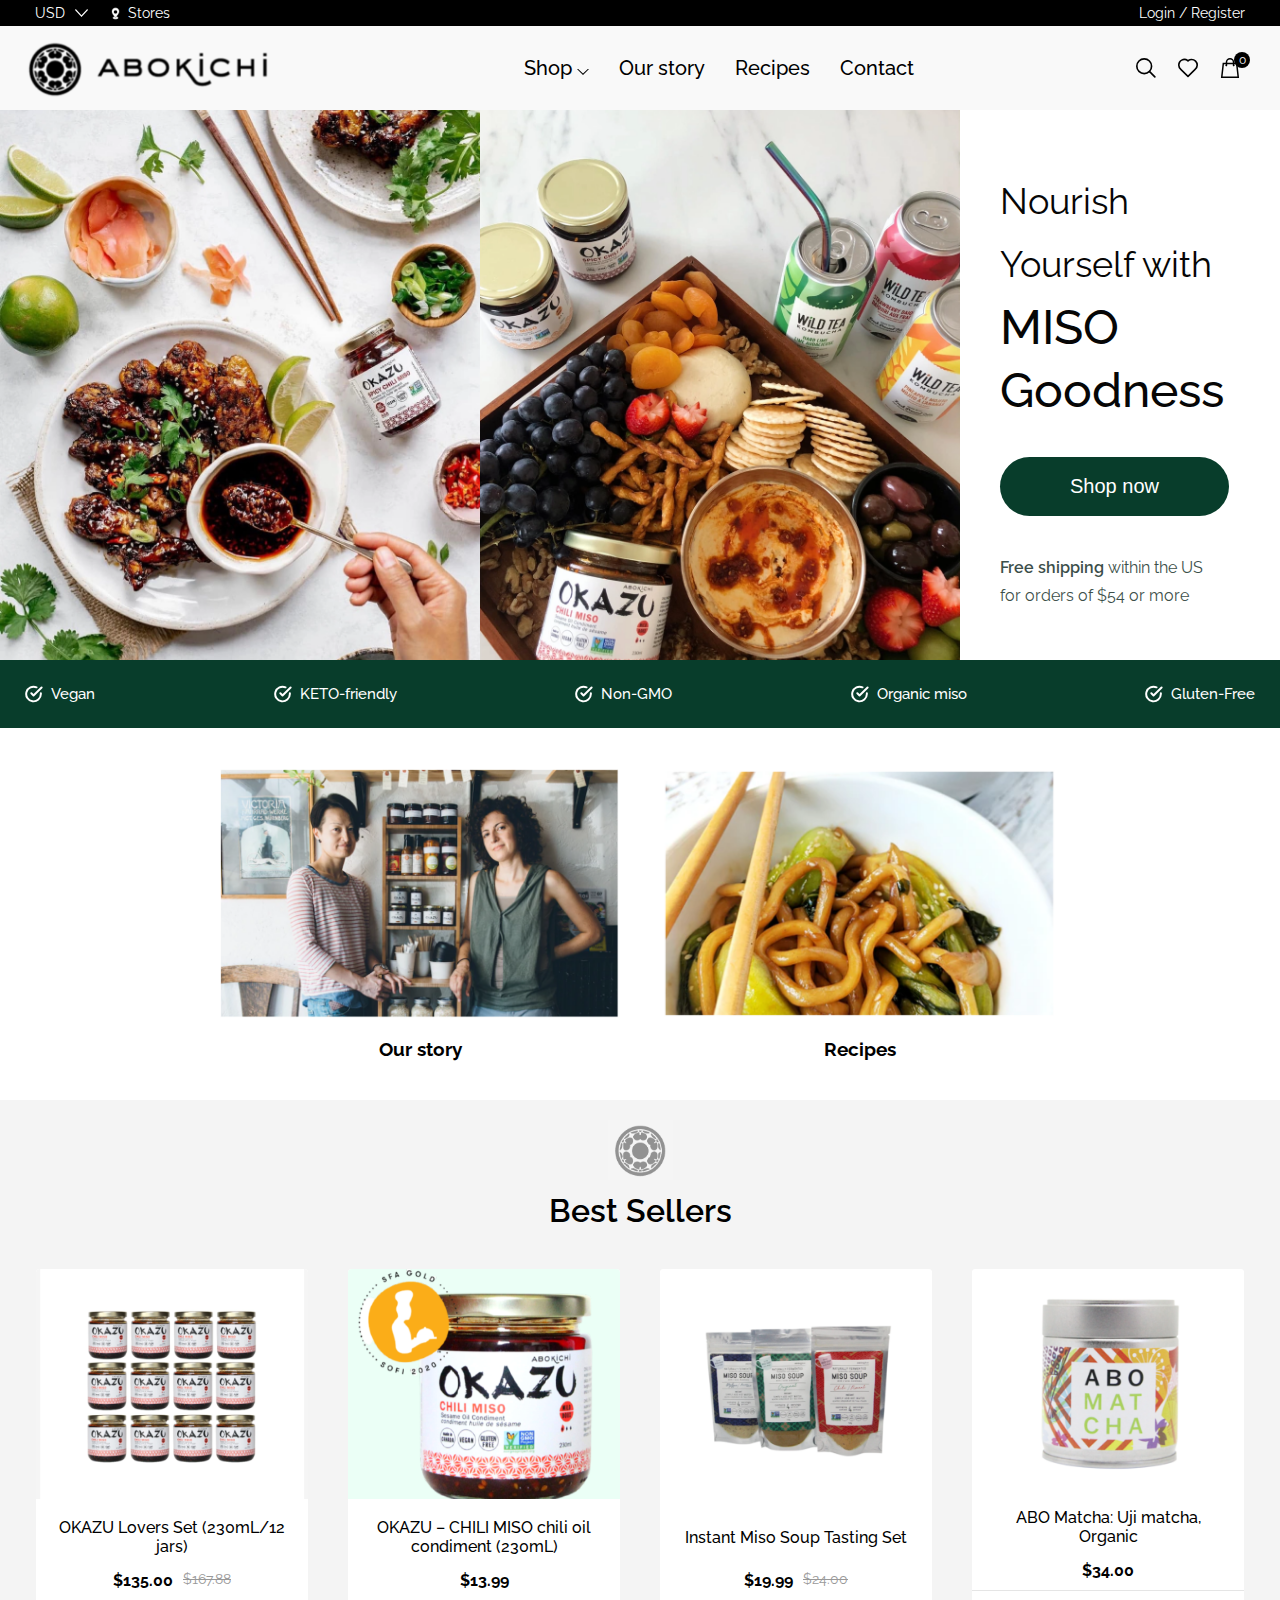
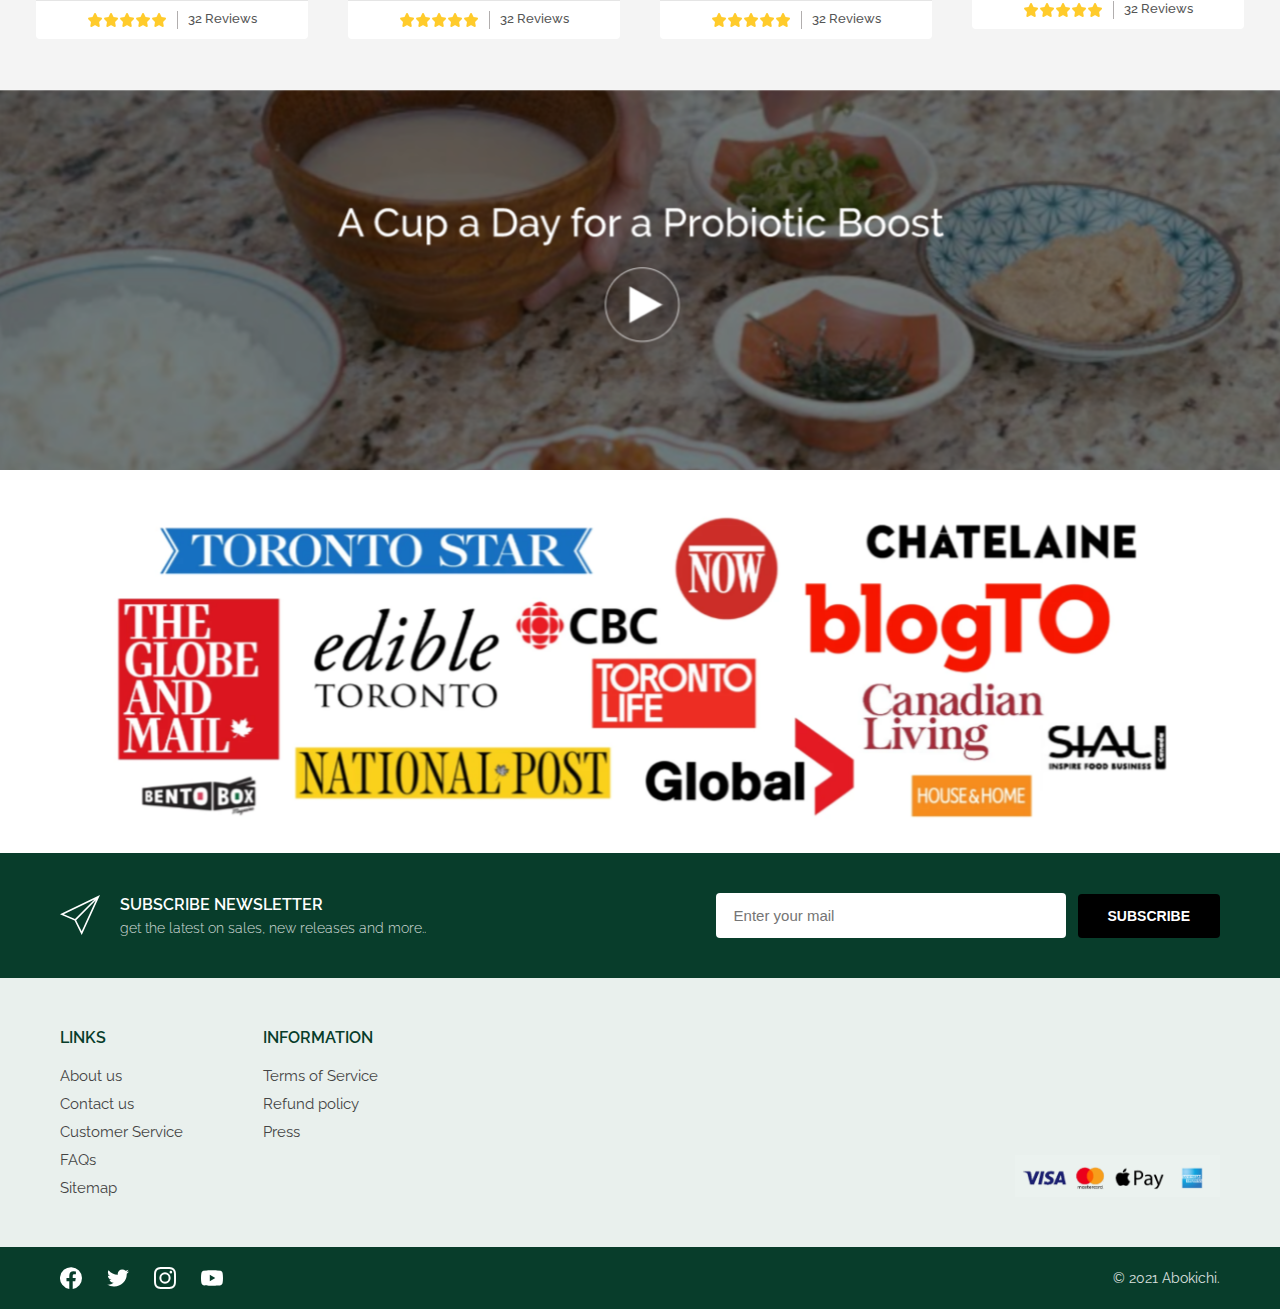
<file: index.html>
<!DOCTYPE html>
<html lang="en">
  <head>
    <meta charset="UTF-8" />
    <meta name="viewport" content="width=device-width, initial-scale=1.0" />
    <title>Abokichi</title>
    <link rel="stylesheet" href="css/style.css" />
  </head>
  <body>
    <div class="container">
      <!-- Mini Header -->
      <div class="mini-header">
        <div class="mini-header-left">
          <div class="currency-container">
            <div class="currency">USD</div>
            <img
              src="assets//icons/down_arrow_icon.svg"
              alt="arrow"
              class="arrow-icon"
            />
          </div>
          <div class="stores-container">
            <img
              src="assets/location-pin.png"
              alt="stores"
              class="location-icon"
            />
            <div class="stores">Stores</div>
          </div>
        </div>
        <div class="mini-header-right">
          <a href="#" class="login-register">Login / Register</a>
        </div>
      </div>

      <!-- Header -->
      <div class="main-header">
        <div class="header-left">
          <a href="index.html">
            <img src="assets/hp-logo.png" alt="logo" class="logo" />
          </a>
        </div>

        <nav class="header-nav">
          <a href="plp.html"
            >Shop <img src="assets/icons/black-down-arrow-icon.svg"
          /></a>
          <a href="#">Our story</a>
          <a href="#">Recipes</a>
          <a href="#">Contact</a>
        </nav>

        <div class="header-icons">
          <img src="assets/icons/search_icon.svg" class="icon" alt="search" />
          <img
            src="assets//icons/wishlist-icon.svg"
            class="icon"
            alt="wishlist"
          />
          <div class="cart-wrapper">
            <img
              src="assets//icons/bag_shopping_icon.svg"
              class="icon"
              alt="cart"
            />
            <span class="cart-count" id="cartCount">0</span>
          </div>
        </div>
      </div>

      <!-- Hero Section -->
      <section class="hero">
        <div class="hero-left">
          <img
            src="assets/images/home/hero-1.png"
            class="hero-img left-img"
            alt=""
          />
          <img
            src="assets/images/home/hero-2.png"
            class="hero-img right-img"
            alt=""
          />
        </div>

        <div class="hero-right">
          <h1 class="hero-title">
            <span class="small-text">Nourish Yourself with</span><br />
            <span class="big-text">MISO Goodness</span>
          </h1>

          <a href="plp.html">
            <button class="shop-btn">Shop now</button>
          </a>

          <p class="shipping-text">
            <strong>Free shipping</strong> within the US for orders of $54 or
            more
          </p>
        </div>
      </section>

      <!-- Badges Row -->
      <section class="badges-row">
        <div class="badge">
          <img src="assets/icons/check_circle_icon.svg" alt="" />
          <span>Vegan</span>
        </div>

        <div class="badge">
          <img src="assets/icons/check_circle_icon.svg" alt="" />
          <span>KETO-friendly</span>
        </div>

        <div class="badge">
          <img src="assets/icons/check_circle_icon.svg" alt="" />
          <span>Non-GMO</span>
        </div>

        <div class="badge">
          <img src="assets/icons/check_circle_icon.svg" alt="" />
          <span>Organic miso</span>
        </div>

        <div class="badge">
          <img src="assets/icons/check_circle_icon.svg" alt="" />
          <span>Gluten-Free</span>
        </div>
      </section>

      <!-- Our Story & Recipes Section -->
      <section class="story-recipes">
        <div class="story-card">
          <img src="assets/images/home/our-story.png" alt="" />
          <h3>Our story</h3>
        </div>

        <div class="story-card">
          <img src="assets/images/home/recipes.png" alt="" />
          <h3>Recipes</h3>
        </div>
      </section>

      <!-- Best Sellers Section -->
      <section class="best-sellers">
        <div class="best-sellers-title">
          <img
            src="assets/images/home/bestseller-logo.png"
            alt=""
            class="bs-icon"
          />
          <h2>Best Sellers</h2>
        </div>

        <div class="products-row">
          <a href="plp.html" class="product-link">
            <div class="product-card">
              <img
                src="assets/images/products/okazu-img.png"
                class="product-img img1"
                alt=""
              />
              <h3>OKAZU Lovers Set (230mL/12 jars)</h3>
              <div class="price">
                <span class="current">$135.00</span>
                <span class="old">$167.88</span>
              </div>
              <div class="rating-row">
                <div class="stars">
                  <img src="assets/icons/star.png" alt="" />
                  <img src="assets/icons/star.png" alt="" />
                  <img src="assets/icons/star.png" alt="" />
                  <img src="assets/icons/star.png" alt="" />
                  <img src="assets/icons/star.png" alt="" />
                </div>
                <span class="reviews">32 Reviews</span>
              </div>
            </div>
          </a>
          <a href="plp.html" class="product-link">
            <div class="product-card">
              <img
                src="assets/images/products/okazu-chilli-img.png"
                class="product-img img2"
                alt=""
              />
              <h3>OKAZU – CHILI MISO chili oil condiment (230mL)</h3>
              <div class="price">
                <span class="current">$13.99</span>
              </div>
              <div class="rating-row">
                <div class="stars">
                  <img src="assets/icons/star.png" alt="" />
                  <img src="assets/icons/star.png" alt="" />
                  <img src="assets/icons/star.png" alt="" />
                  <img src="assets/icons/star.png" alt="" />
                  <img src="assets/icons/star.png" alt="" />
                </div>
                <span class="reviews">32 Reviews</span>
              </div>
            </div>
          </a>
          <a href="plp.html" class="product-link">
            <div class="product-card">
              <img
                src="assets/images/products/miso-soup-img.png"
                class="product-img img3"
                alt=""
              />
              <h3>Instant Miso Soup Tasting Set</h3>
              <div class="price">
                <span class="current">$19.99</span>
                <span class="old">$24.00</span>
              </div>
              <div class="rating-row">
                <div class="stars">
                  <img src="assets/icons/star.png" alt="" />
                  <img src="assets/icons/star.png" alt="" />
                  <img src="assets/icons/star.png" alt="" />
                  <img src="assets/icons/star.png" alt="" />
                  <img src="assets/icons/star.png" alt="" />
                </div>
                <span class="reviews">32 Reviews</span>
              </div>
            </div>
          </a>
          <a href="plp.html" class="product-link">
            <div class="product-card">
              <img
                src="assets/images/products/abo-matcha-img.png"
                class="product-img img4"
                alt=""
              />
              <h3>ABO Matcha: Uji matcha, Organic</h3>
              <div class="price">
                <span class="current">$34.00</span>
              </div>
              <div class="rating-row">
                <div class="stars">
                  <img src="assets/icons/star.png" alt="" />
                  <img src="assets/icons/star.png" alt="" />
                  <img src="assets/icons/star.png" alt="" />
                  <img src="assets/icons/star.png" alt="" />
                  <img src="assets/icons/star.png" alt="" />
                </div>
                <span class="reviews">32 Reviews</span>
              </div>
            </div>
          </a>
        </div>
      </section>

      <!-- Banner section -->
      <section class="full-banner">
        <img
          src="assets/images/home/probiotic-img.png"
          class="full-img"
          alt=""
        />
      </section>

      <section class="full-banner">
        <img src="assets/images/home/banner.png" class="full-img" alt="" />
      </section>

      <!-- Footer -->
      <footer class="footer">
        <div class="footer-newsletter">
          <div class="newsletter-left">
            <img
              src="assets/icons/send_chat_icon.svg"
              class="paper-icon"
              alt=""
            />
            <div>
              <h3>SUBSCRIBE NEWSLETTER</h3>
              <p>get the latest on sales, new releases and more..</p>
            </div>
          </div>

          <div class="newsletter-right">
            <input type="email" placeholder="Enter your mail" />
            <button>SUBSCRIBE</button>
          </div>
        </div>

        <div class="footer-links">
          <div class="footer-column">
            <h4>LINKS</h4>
            <a href="#">About us</a>
            <a href="#">Contact us</a>
            <a href="#">Customer Service</a>
            <a href="#">FAQs</a>
            <a href="#">Sitemap</a>
          </div>

          <div class="footer-column">
            <h4>INFORMATION</h4>
            <a href="#">Terms of Service</a>
            <a href="#">Refund policy</a>
            <a href="#">Press</a>
          </div>

          <div class="footer-payments">
            <img
              src="assets/images/home/payment-img.png"
              alt="payment methods"
            />
          </div>
        </div>

        <div class="footer-bottom">
          <div class="footer-social">
            <img src="assets/icons/facebook-icon.svg" alt="" />
            <img src="assets/icons/twitter-icon.svg" alt="" />
            <img src="assets/icons/instagram-icon.svg" alt="" />
            <img src="assets/icons/yt-icon.svg" alt="" />
          </div>

          <div class="footer-copy">© 2021 Abokichi.</div>
        </div>
      </footer>
    </div>
    <script src="js/cart.js"></script>
  </body>
</html>
</file>
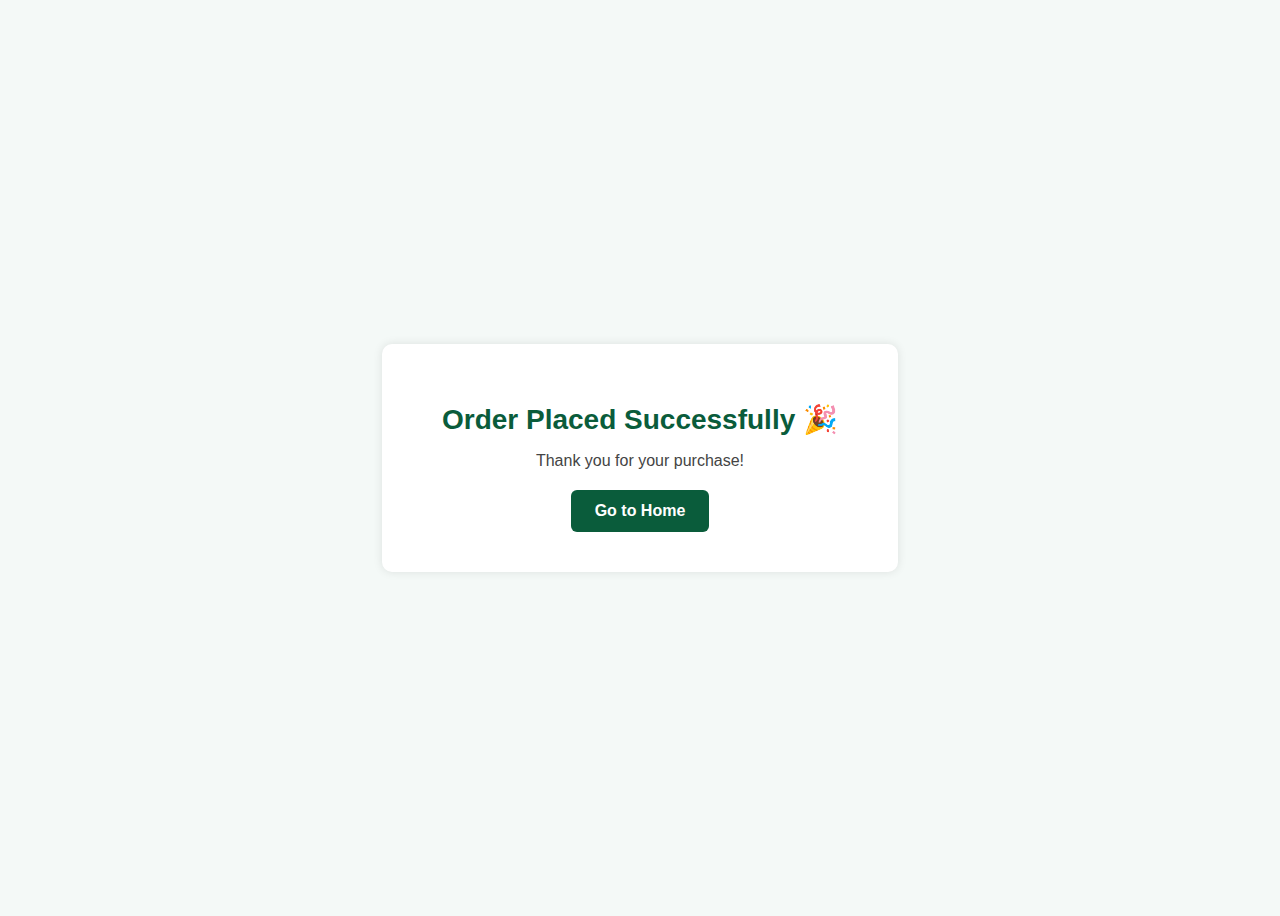
<file: order-success.html>
<!DOCTYPE html>
<html lang="en">
  <head>
    <meta charset="UTF-8" />
    <meta name="viewport" content="width=device-width, initial-scale=1.0" />
    <title>Order Successful</title>

    <style>
      body {
        font-family: Arial, sans-serif;
        display: flex;
        justify-content: center;
        align-items: center;
        height: 100vh;
        background: #f4f9f7;
      }

      .success-box {
        text-align: center;
        padding: 40px 60px;
        background: white;
        border-radius: 10px;
        box-shadow: 0 0 10px rgba(0, 0, 0, 0.1);
      }

      .success-box h1 {
        color: #0a5c3b;
        font-size: 28px;
        margin-bottom: 10px;
      }

      .success-box p {
        font-size: 16px;
        color: #444;
        margin-bottom: 20px;
      }

      .success-box a {
        display: inline-block;
        background: #0a5c3b;
        padding: 12px 24px;
        border-radius: 6px;
        color: white;
        text-decoration: none;
        font-weight: bold;
      }
    </style>
  </head>

  <body>
    <div class="success-box">
      <h1>Order Placed Successfully 🎉</h1>
      <p>Thank you for your purchase!</p>
      <a href="index.html">Go to Home</a>
    </div>
  </body>
</html>
</file>
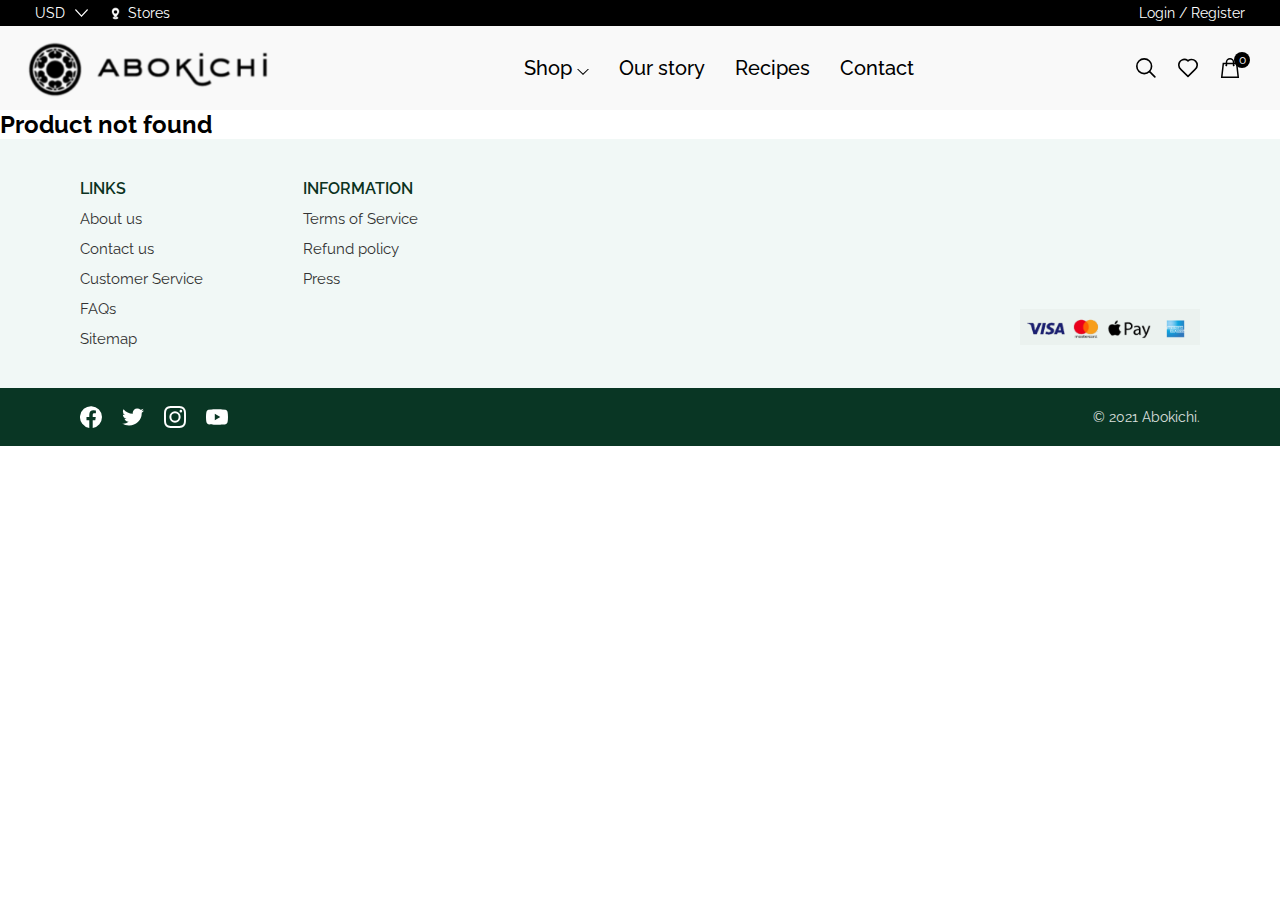
<file: pdp.html>
<!DOCTYPE html>
<html lang="en">
  <head>
    <meta charset="UTF-8" />
    <meta name="viewport" content="width=device-width, initial-scale=1.0" />
    <title>Products – Abokichi</title>
    <link rel="stylesheet" href="css/style.css" />
    <link rel="stylesheet" href="css/pdp.css" />
  </head>

  <body>
    <div class="container">
      <!-- Mini Header -->
      <div class="mini-header">
        <div class="mini-header-left">
          <div class="currency-container">
            <div class="currency">USD</div>
            <img
              src="assets/icons/down_arrow_icon.svg"
              class="arrow-icon"
              alt=""
            />
          </div>

          <div class="stores-container">
            <img src="assets/location-pin.png" class="location-icon" alt="" />
            <div class="stores">Stores</div>
          </div>
        </div>

        <div class="mini-header-right">
          <a href="#" class="login-register">Login / Register</a>
        </div>
      </div>

      <!-- Main Header -->
      <div class="main-header">
        <div class="header-left">
          <a href="index.html">
            <img src="assets/hp-logo.png" alt="logo" class="logo" />
          </a>
        </div>

        <nav class="header-nav">
          <a href="plp.html"
            >Shop <img src="assets/icons/black-down-arrow-icon.svg" alt=""
          /></a>
          <a href="#">Our story</a>
          <a href="#">Recipes</a>
          <a href="#">Contact</a>
        </nav>

        <div class="header-icons">
          <img src="assets/icons/search_icon.svg" class="icon" alt="" />
          <img src="assets/icons/wishlist-icon.svg" class="icon" alt="" />
          <div class="cart-wrapper">
            <img src="assets/icons/bag_shopping_icon.svg" class="icon" alt="" />
            <span class="cart-count" id="cartCount">0</span>
          </div>
        </div>
      </div>

      <!-- PDP Section -->
      <section class="pdp-section">
        <div class="pdp-breadcrumb">
          <a href="plp.html" class="breadcrumb-link">Shop</a> &gt;
          <span id="pdp-breadcrumb-name">Product</span>
        </div>

        <div id="pdp-wrapper">
          <div class="pdp-left">
            <!-- Main Image -->
            <div class="pdp-gallery">
              <img id="pdp-main-img" src="" alt="Product main" />
            </div>

            <!-- Thumbnails (static 4 product images) -->
            <div class="pdp-thumbs" id="pdp-thumbs"></div>
          </div>

          <div class="pdp-right">
            <h1 id="pdp-title">Product title</h1>

            <div class="pdp-price-row">
              <span id="pdp-price" class="price-current"></span>
              <span id="pdp-old-price" class="price-old"></span>
            </div>

            <div class="pdp-rating-row">
              <div id="pdp-stars" class="stars"></div>
              <span id="pdp-reviews" class="reviews-count"></span>
            </div>

            <p id="pdp-short-desc" class="pdp-short-desc">
              Your new cooking BFF! You can add this to virtually everything.
              Try it on rice, on meat or tofu, in your burger, ramen and pretty
              much anything.
            </p>

            <div class="pdp-actions">
              <button id="addToCartBtn" class="btn add-to-cart">
                ADD TO CART
              </button>
              <button id="buyNowBtn" class="btn buy-now">BUY NOW</button>
            </div>

            <div class="pdp-meta">
              <button class="wishlist-btn">
                <img
                  src="assets/icons/wishlist-icon.svg"
                  class="wishlist-icon"
                  alt="wishlist"
                />
                WISHLIST
              </button>

              <div class="share">
                SHARE:
                <img
                  src="assets/icons/facebook-icon-black.svg"
                  class="share-icon"
                />
                <img
                  src="assets/icons/twitter-icon-black.svg"
                  class="share-icon"
                />
              </div>
            </div>
          </div>
        </div>

        <div class="pdp-tabs">
          <nav class="tabs-nav">
            <button class="tab-btn active" data-tab="description">
              DESCRIPTION
            </button>
            <button class="tab-btn" data-tab="reviews">REVIEWS</button>
            <button class="tab-btn" data-tab="videos">VIDEOS</button>
            <button class="tab-btn" data-tab="comments">COMMENTS</button>
          </nav>

          <div class="tabs-content">
            <div id="description" class="tab-panel active">
              <p>
                Your new cooking BFF! You can add this to virtually everything.
                Try it on rice, on meat or tofu, in your burger, ramen and
                pretty much anything. These award winning products will have
                your taste buds lingering for more... and potentially create an
                addiction.
              </p>

              <p>
                Chili OKAZU is an umami-rich chili, miso, and sesame oil based
                condiment often eaten with rice in Japan, which can also be used
                to top chicken, burgers, fish, eggs, potatoes, and more.
              </p>

              <p>
                Use it as a marinade or as an ingredient in your own homemade
                salad dressing, this condiment is versatile and we encourage you
                to experiment.
              </p>

              <p>
                OKAZU gained an initial following at farmers' markets in Toronto
                and has been featured in The Toronto Star, The National Post,
                Toronto Life, FoodiePages and a winner of the Foodie Pick
                Awards.
              </p>

              <br />

              <p>HEAT LEVEL:MILD-MEDIUM</p>

              <br />

              <p>
                INGREDIENTS: SUNFLOWER OIL, SESAME OIL, GARLIC, MISO PASTE
                (ORGANIC SOYBEANS, RICE, SALT), TAMARI SOY SAUCE (NON-GMO
                SOYBEANS, SALT, SUGAR), SUGAR, CHILI POWDER, WHITE SESAME SEEDS
              </p>

              <p>
                CHILI & SPICY OKAZU CONTAINS:SESAME, SOYBEANS. MAY CONTAIN:
                MUSTARD.
              </p>

              <p>CURRY OKAZU CONTAINS: SESAME, SOYBEANS, MUSTARD.</p>

              <br />

              <p>INGREDIENTS:</p>
              <p>PRODUCT SEPARATION IS NORMAL. REFRIGERATE AFTER OPENING.</p>
              <br />
              <br />
            </div>

            <div id="reviews" class="tab-panel">No reviews yet.</div>
            <div id="videos" class="tab-panel">No videos.</div>
            <div id="comments" class="tab-panel">No comments.</div>
          </div>
        </div>
      </section>

      <!-- FOOTER -->
      <footer class="pdp-footer">
        <div class="pdp-footer-top">
          <div class="footer-links-left">
            <p>LINKS</p>
            <a href="#">About us</a>
            <a href="#">Contact us</a>
            <a href="#">Customer Service</a>
            <a href="#">FAQs</a>
            <a href="#">Sitemap</a>
          </div>

          <div class="footer-links-right">
            <p>INFORMATION</p>
            <a href="#">Terms of Service</a>
            <a href="#">Refund policy</a>
            <a href="#">Press</a>
          </div>

          <div class="footer-payments">
            <img src="assets/images/home/payment-img.png" alt="payments" />
          </div>
        </div>

        <div class="pdp-footer-bottom">
          <div class="footer-social">
            <img src="assets/icons/facebook-icon.svg" alt="" />
            <img src="assets/icons/twitter-icon.svg" alt="" />
            <img src="assets/icons/instagram-icon.svg" alt="" />
            <img src="assets/icons/yt-icon.svg" alt="" />
          </div>

          <div class="footer-copy">© 2021 Abokichi.</div>
        </div>
      </footer>
    </div>
    <script src="js/data.js"></script>
    <script src="js/pdp.js"></script>
    <script src="js/cart.js"></script>
  </body>
</html>
</file>
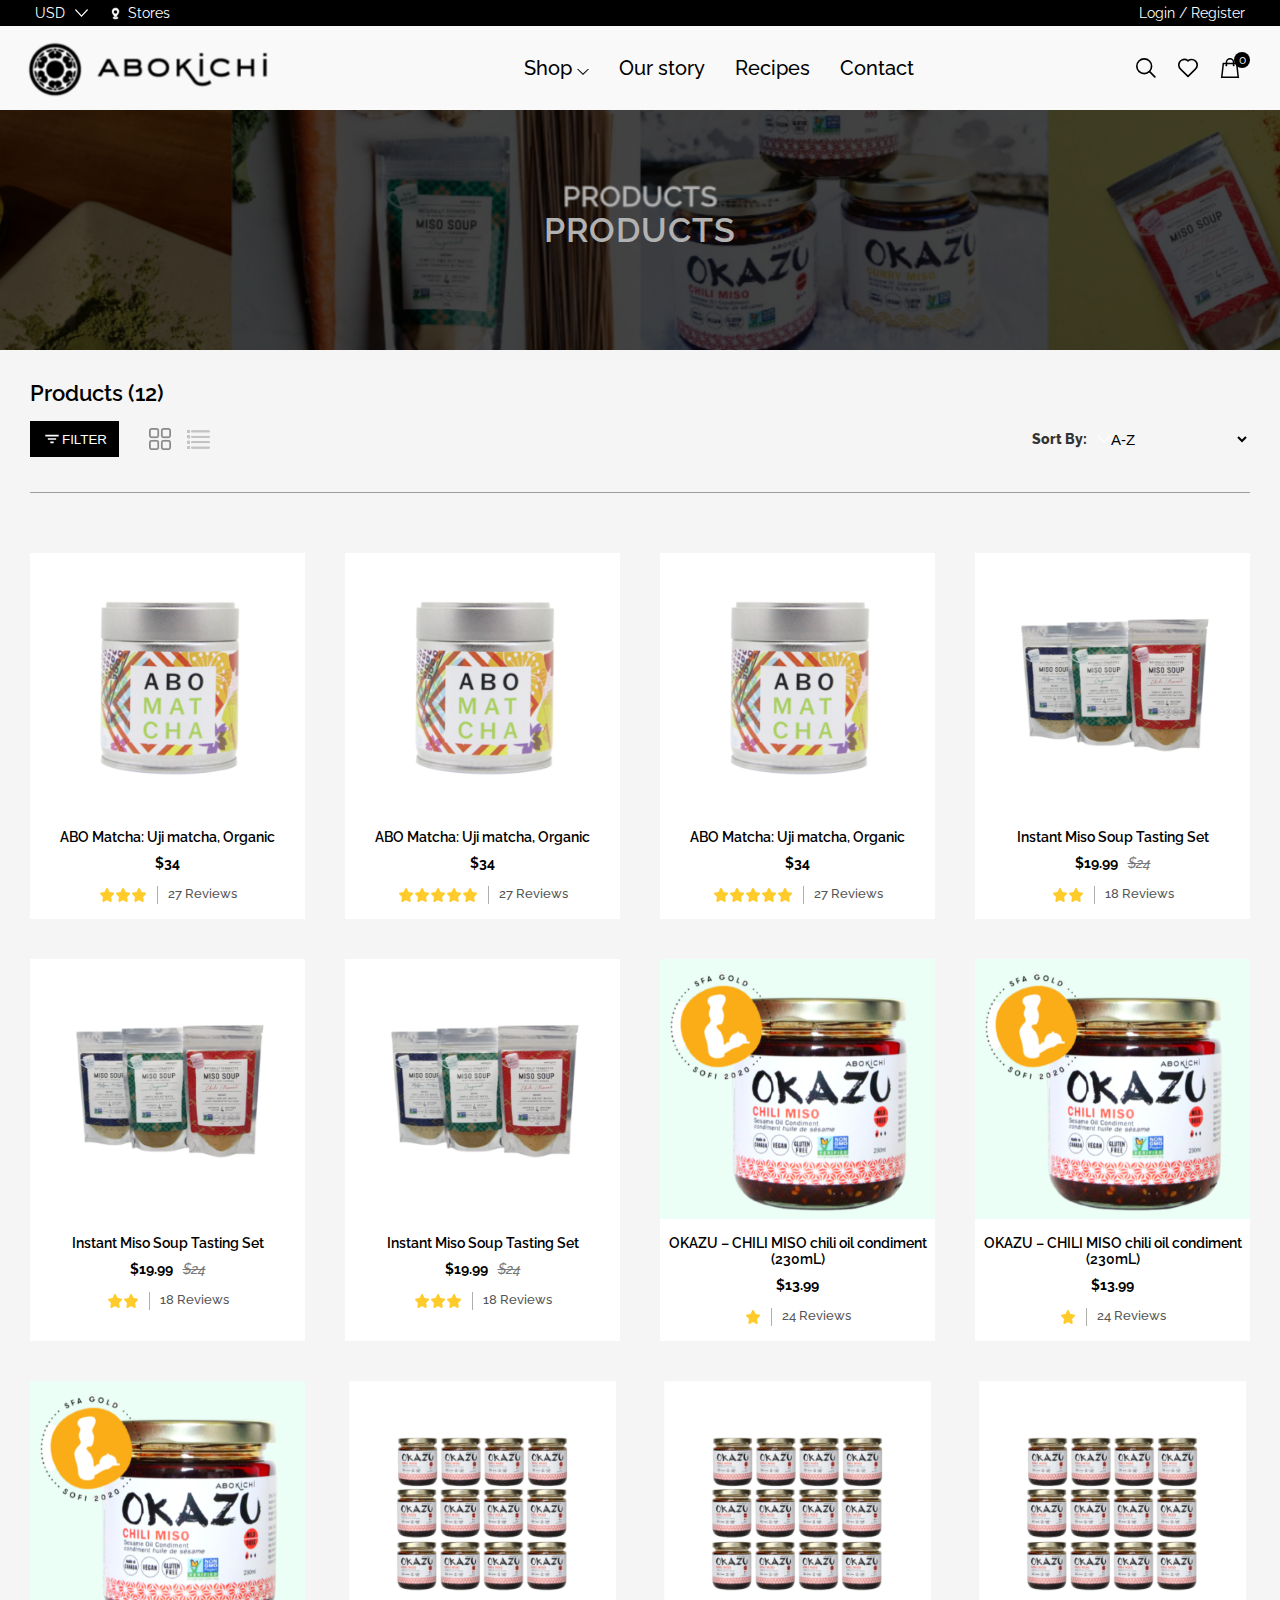
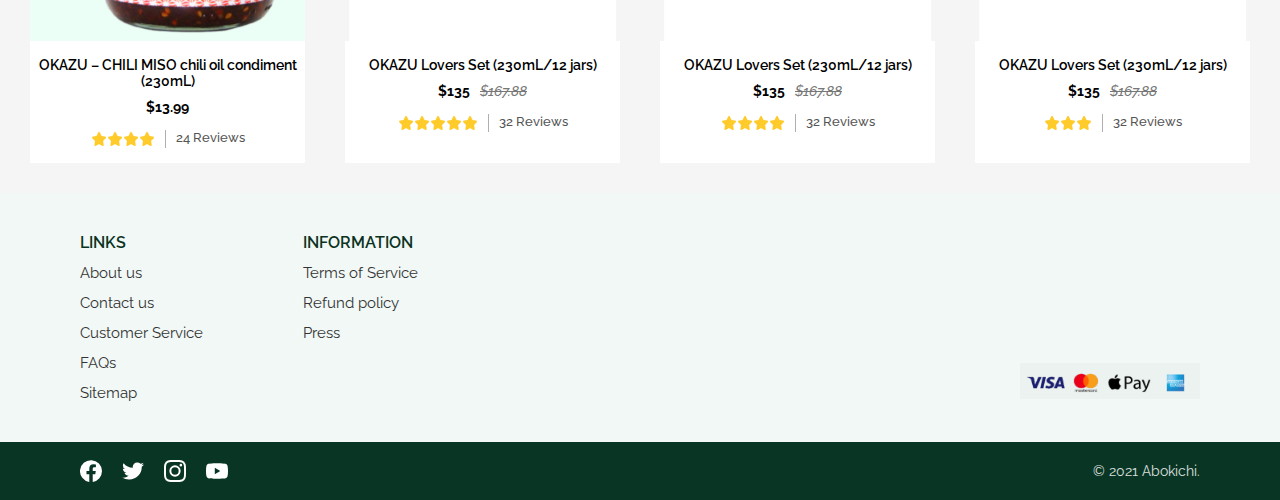
<file: plp.html>
<!DOCTYPE html>
<html lang="en">
  <head>
    <meta charset="UTF-8" />
    <meta name="viewport" content="width=device-width, initial-scale=1.0" />
    <title>Products – Abokichi</title>
    <link rel="stylesheet" href="css/style.css" />
    <link rel="stylesheet" href="css/plp.css" />
  </head>

  <body>
    <div class="container">
      <!-- Mini Header -->
      <div class="mini-header">
        <div class="mini-header-left">
          <div class="currency-container">
            <div class="currency">USD</div>
            <img
              src="assets/icons/down_arrow_icon.svg"
              class="arrow-icon"
              alt=""
            />
          </div>

          <div class="stores-container">
            <img src="assets/location-pin.png" class="location-icon" alt="" />
            <div class="stores">Stores</div>
          </div>
        </div>

        <div class="mini-header-right">
          <a href="#" class="login-register">Login / Register</a>
        </div>
      </div>

      <!-- Main Header -->
      <div class="main-header">
        <div class="header-left">
          <a href="index.html">
            <img src="assets/hp-logo.png" alt="logo" class="logo" />
          </a>
        </div>

        <nav class="header-nav">
          <a href="#"
            >Shop <img src="assets/icons/black-down-arrow-icon.svg" alt=""
          /></a>
          <a href="#">Our story</a>
          <a href="#">Recipes</a>
          <a href="#">Contact</a>
        </nav>

        <div class="header-icons">
          <img src="assets/icons/search_icon.svg" class="icon" alt="" />
          <img src="assets/icons/wishlist-icon.svg" class="icon" alt="" />
          <div class="cart-wrapper">
            <img src="assets/icons/bag_shopping_icon.svg" class="icon" alt="" />
            <span class="cart-count" id="cartCount">0</span>
          </div>
        </div>
      </div>

      <section class="plp-section">
        <div class="plp-banner">
          <img
            src="assets/images/plp/banner.png"
            class="plp-banner-img"
            alt=""
          />
          <div class="plp-banner-text">PRODUCTS</div>
        </div>

        <div class="plp-body">
          <div class="plp-count-container">
            Products <span class="plp-count">(12)</span>
          </div>

          <div class="plp-filter-bar">
            <div class="left-controls">
              <button class="filter-btn">
                <img src="assets/icons/filter-icon.svg" alt="" />
                FILTER
              </button>

              <div class="plp-view-icons">
                <img
                  src="assets/icons/grid-icon.png"
                  class="view-icon active grid-icon"
                  alt=""
                />
                <img
                  src="assets/icons/list-icon.png"
                  class="view-icon list-icon"
                  alt=""
                />
              </div>
            </div>

            <div class="right-controls">
              <label class="sort-label">Sort By:</label>
              <div class="sort-select-wrapper">
                <select class="sort-dropdown" id="sortDropdown">
                  <option value="az" selected>A-Z</option>
                  <option value="za">Z-A</option>
                  <option value="low-high">Price Low to High</option>
                  <option value="high-low">Price High to Low</option>
                </select>

                <img
                  src="assets/icons/down_arrow_icon.svg"
                  class="sort-arrow"
                  alt=""
                />
              </div>
            </div>
          </div>

          <!-- PLP Filter Dropdown -->
          <div class="plp-filter-panel" id="plpFilterPanel">
            <div class="filter-section">
              <h4>Categories</h4>
              <label
                ><input
                  type="checkbox"
                  class="filter-category"
                  value="Chili oil/Okazu"
                />
                Chili oil/Okazu</label
              >
              <label
                ><input
                  type="checkbox"
                  class="filter-category"
                  value="Miso Soup"
                />
                Miso Soup</label
              >
              <label
                ><input
                  type="checkbox"
                  class="filter-category"
                  value="Instant Matcha"
                />
                Instant Matcha</label
              >
              <label
                ><input
                  type="checkbox"
                  class="filter-category"
                  value="Coffee"
                />
                Coffee</label
              >
              <label
                ><input
                  type="checkbox"
                  class="filter-category"
                  value="Greeting Card"
                />
                Greeting Card</label
              >
              <label
                ><input
                  type="checkbox"
                  class="filter-category"
                  value="Coming Soon"
                />
                Coming Soon</label
              >
            </div>

            <div class="filter-section">
              <h4>Type</h4>
              <label
                ><input
                  type="checkbox"
                  class="filter-type"
                  value="Single Pack"
                />
                Single Pack</label
              >
              <label
                ><input type="checkbox" class="filter-type" value="Multi Set" />
                Multi Set</label
              >
            </div>

            <div class="filter-section">
              <h4>Rating</h4>

              <label
                ><input type="checkbox" class="filter-rating" value="5" /> 5
                Stars</label
              >
              <label
                ><input type="checkbox" class="filter-rating" value="4" /> 4
                Stars & Up</label
              >
              <label
                ><input type="checkbox" class="filter-rating" value="3" /> 3
                Stars & Up</label
              >
              <label
                ><input type="checkbox" class="filter-rating" value="2" /> 2
                Stars & Up</label
              >
              <label
                ><input type="checkbox" class="filter-rating" value="1" /> 1
                Star & Up</label
              >
            </div>

            <div class="filter-section">
              <h4>Flavours</h4>
            </div>
          </div>

          <hr class="plp-separator" />

          <!-- PLP Product Grid -->
          <div class="plp-grid">
            <!-- Product cards will be injected here by plp.js -->
          </div>
          <p class="plp-empty-msg">
            No products found for the selected filters :(
          </p>
        </div>

        <!-- PLP Footer -->
        <footer class="plp-footer">
          <div class="plp-footer-top">
            <div class="footer-links-left">
              <p>LINKS</p>
              <a href="#">About us</a>
              <a href="#">Contact us</a>
              <a href="#">Customer Service</a>
              <a href="#">FAQs</a>
              <a href="#">Sitemap</a>
            </div>

            <div class="footer-links-right">
              <p>INFORMATION</p>
              <a href="#">Terms of Service</a>
              <a href="#">Refund policy</a>
              <a href="#">Press</a>
            </div>

            <div class="footer-payments">
              <img src="assets/images/home/payment-img.png" alt="payments" />
            </div>
          </div>

          <div class="plp-footer-bottom">
            <div class="footer-social">
              <img src="assets/icons/facebook-icon.svg" alt="" />
              <img src="assets/icons/twitter-icon.svg" alt="" />
              <img src="assets/icons/instagram-icon.svg" alt="" />
              <img src="assets/icons/yt-icon.svg" alt="" />
            </div>

            <div class="footer-copy">© 2021 Abokichi.</div>
          </div>
        </footer>
      </section>
    </div>
  </body>
  <script src="js/data.js"></script>
  <script src="js/plp.js"></script>
  <script src="js/cart.js"></script>
</html>
</file>
<file: css/style.css>
@import url("https://fonts.googleapis.com/css2?family=Raleway:wght@300;400;500;600;700&display=swap");

* {
  margin: 0;
  padding: 0;
  box-sizing: border-box;
}

body {
  font-family: "Raleway", sans-serif;
}

.mini-header {
  width: 100%;
  background-color: #000;
  color: #fff;
  font-size: 14px;
  padding: 5px 35px;
  display: flex;
  justify-content: space-between;
  align-items: center;
}

.mini-header .mini-header-left,
.mini-header .mini-header-right {
  display: flex;
  align-items: center;
  gap: 20px;
}

.currency-container {
  display: flex;
  gap: 10px;
}

.stores-container {
  display: flex;
  gap: 5px;
  align-items: center;
}

.location-icon {
  width: 15px;
  height: 15px;
}

.login-register {
  text-decoration: none;
  color: white;
}

.main-header {
  background-color: #f9f9f9;
  width: 100%;
  display: flex;
  justify-content: space-between;
  padding-right: 40px;
}

.logo {
  height: 80px;
}

.header-nav {
  display: flex;
  align-items: center;
  gap: 30px;
}

.header-nav a {
  text-decoration: none;
  color: black;
  font-size: 20px;
  font-weight: 500;
}

.header-icons {
  display: flex;
  align-items: center;
  gap: 22px;
}

.header-icons .icon {
  width: 20px;
  height: 20px;
  cursor: pointer;
}

.cart-wrapper {
  position: relative;
  display: flex;
  align-items: center;
}

.cart-count {
  position: absolute;
  top: -6px;
  right: -10px;
  background-color: #000;
  color: #fff;
  width: 16px;
  height: 16px;
  font-size: 12px;
  border-radius: 50%;
  display: flex;
  align-items: center;
  justify-content: center;
}

.hero {
  width: 100%;
  display: flex;
  height: 550px;
}

.hero-left {
  width: 75%;
  display: flex;
}

.hero-left .hero-img {
  width: 50%;
  height: 100%;
  object-fit: cover;
}

.hero-right {
  width: 25%;
  padding: 60px 40px 0 40px;
  display: flex;
  flex-direction: column;
}

.hero-title .small-text {
  font-family: "Raleway", sans-serif;
  font-size: 36px;
  font-weight: 400;
  color: #060606;
  line-height: 63px;
}

.hero-title .big-text {
  font-family: "Raleway", sans-serif;
  font-size: 48px;
  font-weight: 500;
  color: #060606;
  line-height: 63px;
}

.shop-btn {
  background: #083d2b;
  color: #fff;
  border: none;
  padding: 18px 70px;
  font-size: 20px;
  font-weight: 500;
  border-radius: 60px;
  cursor: pointer;
  width: auto;
  margin: 35px 0 28px 0;
}

.shop-btn:hover {
  background: #fff;
  color: #000;
  transition: 0.3s;
}

.shipping-text {
  font-family: "Raleway", sans-serif;
  font-size: 16px;
  font-weight: 400;
  line-height: 28px;
  color: #3c4f4a;
  margin-top: 10px;
  width: 85%;
}

.shipping-text strong {
  font-weight: 600;
  color: #3c4f4a;
}

.badges-row {
  width: 100%;
  background: #083d2b;
  padding: 25px;
  display: flex;
  justify-content: space-between;
  align-items: center;
  gap: 50px;
}

.badge {
  display: flex;
  align-items: center;
  gap: 8px;
}

.badge img {
  width: 18px;
  height: 18px;
}

.badge span {
  font-family: "Raleway", sans-serif;
  font-size: 15px;
  color: #fff;
  font-weight: 500;
}

.story-recipes {
  display: flex;
  justify-content: center;
  gap: 40px;
  padding: 40px 80px;
}

.story-card {
  display: flex;
  flex-direction: column;
  align-items: center;
  gap: 20px;
}

.story-card img {
  width: 400px;
  height: 250px;
}

.best-sellers {
  width: 100%;
  background: #f4f4f4;
  padding: 20px 0 50px 0;
  text-align: center;
}

.best-sellers-title {
  display: flex;
  flex-direction: column;
  align-items: center;
  gap: 12px;
  margin-bottom: 40px;
}

.bs-icon {
  width: 65px;
  height: 60px;
}

.best-sellers-title h2 {
  font-family: "Raleway", sans-serif;
  font-size: 32px;
  font-weight: 600;
  color: #000;
}

.products-row {
  display: flex;
  justify-content: center;
  gap: 40px;
}

.product-card {
  width: 272px;
  background: #ffffff;
  border-radius: 4px;
  padding-bottom: 10px;
  overflow: hidden;
}

.product-link {
  text-decoration: none;
  color: inherit;
}

.product-img {
  width: 100%;
  object-fit: cover;
  background: #ffffff;
}

.img1 {
  height: 230px;
}

.img2 {
  height: 230px;
}

.img3 {
  height: 240px;
}

.img4 {
  height: 220px;
}

.product-card h3 {
  font-family: "Raleway", sans-serif;
  font-size: 16px;
  font-weight: 500;
  color: #000;
  padding: 15px;
  min-height: 58px;
}

.price {
  display: flex;
  justify-content: center;
  gap: 10px;
  margin-bottom: 10px;
}

.price .current {
  font-size: 16px;
  font-weight: 700;
  color: #000;
}

.price .old {
  font-size: 14px;
  color: #999;
  text-decoration: line-through;
}

.rating-row {
  display: flex;
  justify-content: center;
  align-items: center;
  gap: 10px;
  border-top: 1px solid #e5e5e5;
  padding-top: 10px;
}

.stars {
  display: flex;
  align-items: center;
}

.stars img {
  width: 16px;
  height: 16px;
}

.reviews {
  font-size: 13px;
  height: 18px;
  color: #555;
  font-weight: 500;
  border-left: 1px solid #b1aeae;
  padding-left: 10px;
}

.full-banner {
  width: 100%;
}

.full-img {
  width: 100%;
  height: auto;
  display: block;
}

.footer {
  width: 100%;
  font-family: "Raleway", sans-serif;
}

.footer-newsletter {
  width: 100%;
  background: #083d2b;
  color: #fff;
  padding: 40px 60px;
  display: flex;
  justify-content: space-between;
  align-items: center;
}

.newsletter-left {
  display: flex;
  gap: 20px;
  align-items: flex-start;
}

.paper-icon {
  width: 40px;
}

.newsletter-left h3 {
  font-size: 16px;
  font-weight: 600;
  margin-bottom: 6px;
}

.newsletter-left p {
  font-size: 14px;
  font-weight: 300;
  opacity: 0.8;
}

.newsletter-right {
  display: flex;
  align-items: center;
  gap: 12px;
}

.newsletter-right input {
  width: 350px;
  padding: 14px 18px;
  font-size: 15px;
  border: none;
  outline: none;
  border-radius: 4px;
}

.newsletter-right button {
  background: #000;
  color: #fff;
  border: none;
  padding: 14px 30px;
  border-radius: 4px;
  font-size: 14px;
  font-weight: 600;
  cursor: pointer;
}

.footer-links {
  background: #e9f0ed;
  padding: 50px 60px;
  display: flex;
  gap: 80px;
}

.footer-column {
  display: flex;
  flex-direction: column;
  gap: 10px;
}

.footer-column h4 {
  font-size: 16px;
  font-weight: 600;
  margin-bottom: 10px;
  color: #083d2b;
}

.footer-column a {
  font-size: 15px;
  text-decoration: none;
  color: #444;
  font-weight: 400;
}

.footer-payments {
  margin-left: auto;
  display: flex;
  align-items: flex-end;
}

.footer-payments img {
  height: 42px;
  object-fit: contain;
}

.footer-bottom {
  background: #083d2b;
  color: #fff;
  padding: 20px 60px;
  display: flex;
  justify-content: space-between;
  align-items: center;
}

.footer-social {
  display: flex;
  gap: 25px;
  align-items: center;
}

.footer-social img {
  width: 22px;
  height: 22px;
  cursor: pointer;
}

.footer-copy {
  font-size: 14px;
  opacity: 0.85;
}
</file>
<file: css/pdp.css>
.pdp-section {
  width: 100%;
}

.pdp-breadcrumb {
  font-size: 14px;
  color: #555;
  margin: 20px 0 25px 100px;
}

.pdp-breadcrumb span {
  font-weight: 600;
  color: #000;
}

.breadcrumb-link {
  color: #555;
  text-decoration: none;
}

.breadcrumb-link:hover {
  text-decoration: underline;
}

#pdp-wrapper {
  display: flex;
  gap: 80px;
  max-width: 1200px;
  margin: auto;
  align-items: flex-start;
}

.pdp-left {
  width: 30%;
}

.pdp-gallery {
  width: 100%;
  border: none;
  display: flex;
  justify-content: center;
  align-items: center;
}

#pdp-main-img {
  width: 100%;
  max-width: 380px;
  height: auto;
  border: 2px solid #b9b9b9;
}

.pdp-thumbs {
  display: flex;
  gap: 15px;
  margin-top: 25px;
  align-items: center;
}

.pdp-thumbs .thumb {
  width: 80px;
  height: 80px;
  object-fit: cover;
  border: 1px solid #ddd;
  cursor: pointer;
  padding: 5px;
  transition: 0.2s;
}

.pdp-thumbs .thumb:hover {
  border-color: #000;
}

.pdp-thumbs .thumb.active {
  border: 2px solid #000;
}

.pdp-right {
  width: 70%;
  display: flex;
  flex-direction: column;
  align-items: center;
  padding-left: 150px;
  padding-right: 150px;
}

#pdp-title {
  font-size: 28px;
  font-weight: 700;
  margin-bottom: 15px;
}

.pdp-price-row {
  display: flex;
  gap: 15px;
  align-items: center;
  margin-bottom: 10px;
}

.price-current {
  font-size: 24px;
  font-weight: 700;
}

.price-old {
  font-size: 24px;
  text-decoration: line-through;
  color: #888;
}

.pdp-rating-row {
  display: flex;
  align-items: center;
  gap: 12px;
  margin: 10px 0 18px;
}

.stars img {
  width: 18px;
  height: 18px;
}

.reviews-count {
  border-left: 2px solid #777575;
  padding-left: 10px;
  font-size: 14px;
  color: #555;
}

.pdp-short-desc {
  padding: 0 30px;
  font-size: 14px;
  color: #444;
  line-height: 1.6;
  margin-bottom: 20px;
}

.pdp-actions {
  display: flex;
  gap: 15px;
  margin-bottom: 20px;
}

.btn {
  padding: 12px 28px;
  font-size: 15px;
  font-weight: 600;
  cursor: pointer;
  border: 1px solid #000;
  background: #fff;
  transition: 0.2s;
}

.btn.add-to-cart:hover {
  background: #eeeeee;
}

.btn.buy-now {
  background: #000;
  color: white;
}

.btn.buy-now:hover {
  background: #222;
}

.pdp-meta {
  margin-top: 10px;
}

.wishlist-btn {
  display: flex;
  align-items: center;
  gap: 8px;
  background: none;
  border: none;
  cursor: pointer;
  font-size: 15px;
  font-weight: 500;
  margin-bottom: 30px;
}

.wishlist-btn .wishlist-icon {
  width: 18px;
  height: 18px;
}

.share {
  margin-top: 10px;
  display: flex;
  align-items: center;
  gap: 8px;
  font-size: 17px;
  font-weight: 500;
}

.pdp-tabs {
  margin-top: 50px;
  background: #f9f9f9;
}

.tabs-nav {
  display: flex;
  gap: 50px;
  padding: 20px 0;
  font-size: 15px;
  font-weight: 700;
  justify-content: center;
}

.tab-btn {
  background: none;
  padding: 8px 0;
  border: none;
  cursor: pointer;
  font-size: 15px;
  color: #666;
  border-bottom: 2px solid transparent;
}

.tab-btn.active {
  color: #000;
  border-bottom: 2px solid #000;
}

.tab-panel {
  display: none;
  padding: 20px 150px;
  font-size: 15px;
  color: #444;
  line-height: 1.7;
}

.tab-panel.active {
  display: block;
}

.pdp-footer {
  width: 100%;
  background: #f1f8f6;
}

.pdp-footer-top {
  display: flex;
  gap: 100px;
  padding: 40px 80px;
  background: #f1f8f6;
}

.footer-links-left,
.footer-links-right {
  display: flex;
  flex-direction: column;
  gap: 12px;
}

.footer-links-left a,
.footer-links-right a {
  color: #333;
  font-size: 15px;
  text-decoration: none;
}

.footer-links-left p,
.footer-links-right p {
  color: #0c3322;
  font-weight: 600;
}

.footer-payments {
  align-items: flex-end;
}

.footer-payments img {
  width: 180px;
}

.pdp-footer-bottom {
  background: #093624;
  padding: 18px 80px;
  display: flex;
  justify-content: space-between;
  align-items: center;
}

.footer-social {
  display: flex;
  align-items: center;
  gap: 20px;
}

.footer-social img {
  width: 22px;
}

.footer-copy {
  color: white;
  font-size: 14px;
}
</file>
<file: css/plp.css>
.plp-banner {
  position: relative;
  width: 100%;
  height: 240px;
  overflow: hidden;
}

.plp-banner-img {
  width: 100%;
  height: 100%;
  object-fit: cover;
}

.plp-banner::after {
  content: "";
  position: absolute;
  top: 0;
  left: 0;
  width: 100%;
  height: 100%;
  background: rgba(0, 0, 0, 0.3);
}

.plp-banner-text {
  position: absolute;
  top: 50%;
  left: 50%;
  transform: translate(-50%, -50%);
  color: #fff;
  font-size: 34px;
  font-weight: 600;
  letter-spacing: 1px;
}

.plp-body {
  background: #f5f5f5;
  width: 100%;
  padding: 30px;
}

.plp-filter-bar {
  width: 100%;
  display: flex;
  justify-content: space-between;
  align-items: center;
}

.plp-filter-bar {
  position: relative;
  padding-bottom: 15px;
}

.left-controls {
  display: flex;
  align-items: center;
  gap: 30px;
}

.filter-btn {
  display: flex;
  align-items: center;
  gap: 15b px;
  background: #000;
  color: #fff;
  border: none;
  padding: 8px 12px;
  cursor: pointer;
}

.filter-btn img {
  width: 20px;
}

.plp-view-icons {
  display: flex;
  align-items: center;
  gap: 15px;
  width: 22px;
  height: 22px;
  cursor: pointer;
}

.plp-view-icons img {
  width: 100%;
  height: 100%;
}

.plp-view-icons .list-icon {
  width: 25px;
  height: 27px;
}

.plp-count-container {
  font-size: 22px;
  font-weight: 600;
  margin-bottom: 15px;
}
.plp-count {
  font-weight: 600;
}

.right-controls {
  display: flex;
  align-items: center;
  gap: 10px;
}

.sort-label {
  font-size: 14px;
  font-weight: 800;
  color: #333;
}

.sort-select-wrapper {
  position: relative;
  display: flex;
  align-items: center;
}

.sort-dropdown {
  border: none;
  font-size: 15px;
  background: #f5f5f5;
  cursor: pointer;
  padding: 8px 5px 8px 10px;
}

.sort-arrow {
  position: absolute;
  width: 14px;
}

.plp-separator {
  border: none;
  height: 1px;
  background: #9e9d9d;
  width: 100%;
}

.plp-filter-panel.active + .plp-separator {
  display: none;
}

.plp-grid {
  display: grid;
  grid-template-columns: repeat(4, 1fr);
  gap: 40px;
  margin-top: 60px;
}

.plp-product-card {
  background: #fff;
  cursor: pointer;
  text-align: center;
  padding-bottom: 15px;
}

.plp-product-card img {
  width: 100%;
  height: 260px;
  object-fit: cover;
}

.plp-product-title {
  font-size: 14px;
  font-weight: 600;
  color: #000;
  margin: 12px 5px 10px 5px;
}

.plp-rating-row {
  display: flex;
  justify-content: center;
  gap: 10px;
  align-items: center;
}

.plp-price-row {
  display: flex;
  justify-content: center;
  gap: 10px;
  align-items: center;
  margin-top: 8px;
  margin-bottom: 15px;
}

.plp-price-row .current {
  font-size: 14px;
  font-weight: 700;
}

.plp-price-row .old {
  font-size: 14px;
  color: #777;
  text-decoration: line-through;
  font-style: italic;
  font-weight: 500;
}

.plp-rating-row .stars img {
  width: 16px;
  height: 16px;
}

.plp-rating-row .reviews {
  font-size: 13px;
  color: #555;
}

.plp-filter-panel {
  display: flex;
  gap: 100px;
  background: #ffffff;
  border-radius: 4px;
  overflow: hidden;
  max-height: 0;
  opacity: 0;
  padding: 0 25px;
  margin-top: 20px;
  transition: max-height 0.4s ease, opacity 0.4s ease, padding 0.4s ease;
}

.plp-filter-panel.active {
  max-height: 1000px;
  opacity: 1;
  padding: 25px;
}

.filter-section {
  margin-bottom: 25px;
}

.filter-section h4 {
  font-size: 22px;
  font-weight: 700;
  color: #0b3d2e;
  margin-bottom: 26px;
  border-left: 4px solid #0c3322;
  padding-left: 9px;
}

.filter-section label {
  display: flex;
  align-items: center;
  font-size: 18px;
  color: #333;
  margin-bottom: 30px;
  gap: 10px;
}

.filter-section input[type="checkbox"] {
  width: 23px;
  height: 23px;
  cursor: pointer;
  border: 2px solid #a5a5a5;
}

.plp-empty-msg {
  display: none;
  text-align: center;
  font-size: 18px;
  color: #444;
  font-weight: 600;
  margin-bottom: 50px;
}

.plp-grid.list-view {
  display: flex;
  flex-direction: column;
  gap: 30px;
}

.plp-grid.list-view .plp-product-card {
  display: flex;
  align-items: flex-start;
  gap: 25px;
  padding: 20px;
  background: #fff;
}

.plp-grid.list-view .plp-product-img {
  width: 200px;
  height: 200px;
  object-fit: cover;
}

.plp-grid.list-view .plp-details {
  display: flex;
  flex-direction: column;
  align-items: flex-start;
  gap: 12px;
  text-align: left;
}

.plp-grid.list-view .plp-product-title {
  text-align: left;
}

.plp-grid.list-view .plp-price-row,
.plp-grid.list-view .plp-rating-row {
  justify-content: flex-start;
}

.view-icon.active {
  opacity: 1;
}

.view-icon {
  opacity: 0.4;
  cursor: pointer;
}

.view-icon:hover {
  opacity: 0.7;
}

.plp-footer {
  width: 100%;
  background: #f1f8f6;
}

.plp-footer-top {
  display: flex;
  gap: 100px;
  padding: 40px 80px;
  background: #f1f8f6;
}

.footer-links-left,
.footer-links-right {
  display: flex;
  flex-direction: column;
  gap: 12px;
}

.footer-links-left a,
.footer-links-right a {
  color: #333;
  font-size: 15px;
  text-decoration: none;
}

.footer-links-left p,
.footer-links-right p {
  color: #0c3322;
  font-weight: 600;
}

.footer-payments {
  align-items: flex-end;
}
.footer-payments img {
  width: 180px;
}

.plp-footer-bottom {
  background: #093624;
  padding: 18px 80px;
  display: flex;
  justify-content: space-between;
  align-items: center;
}

.footer-social {
  display: flex;
  align-items: center;
  gap: 20px;
}

.footer-social img {
  width: 22px;
}

.footer-copy {
  color: white;
  font-size: 14px;
}
</file>
